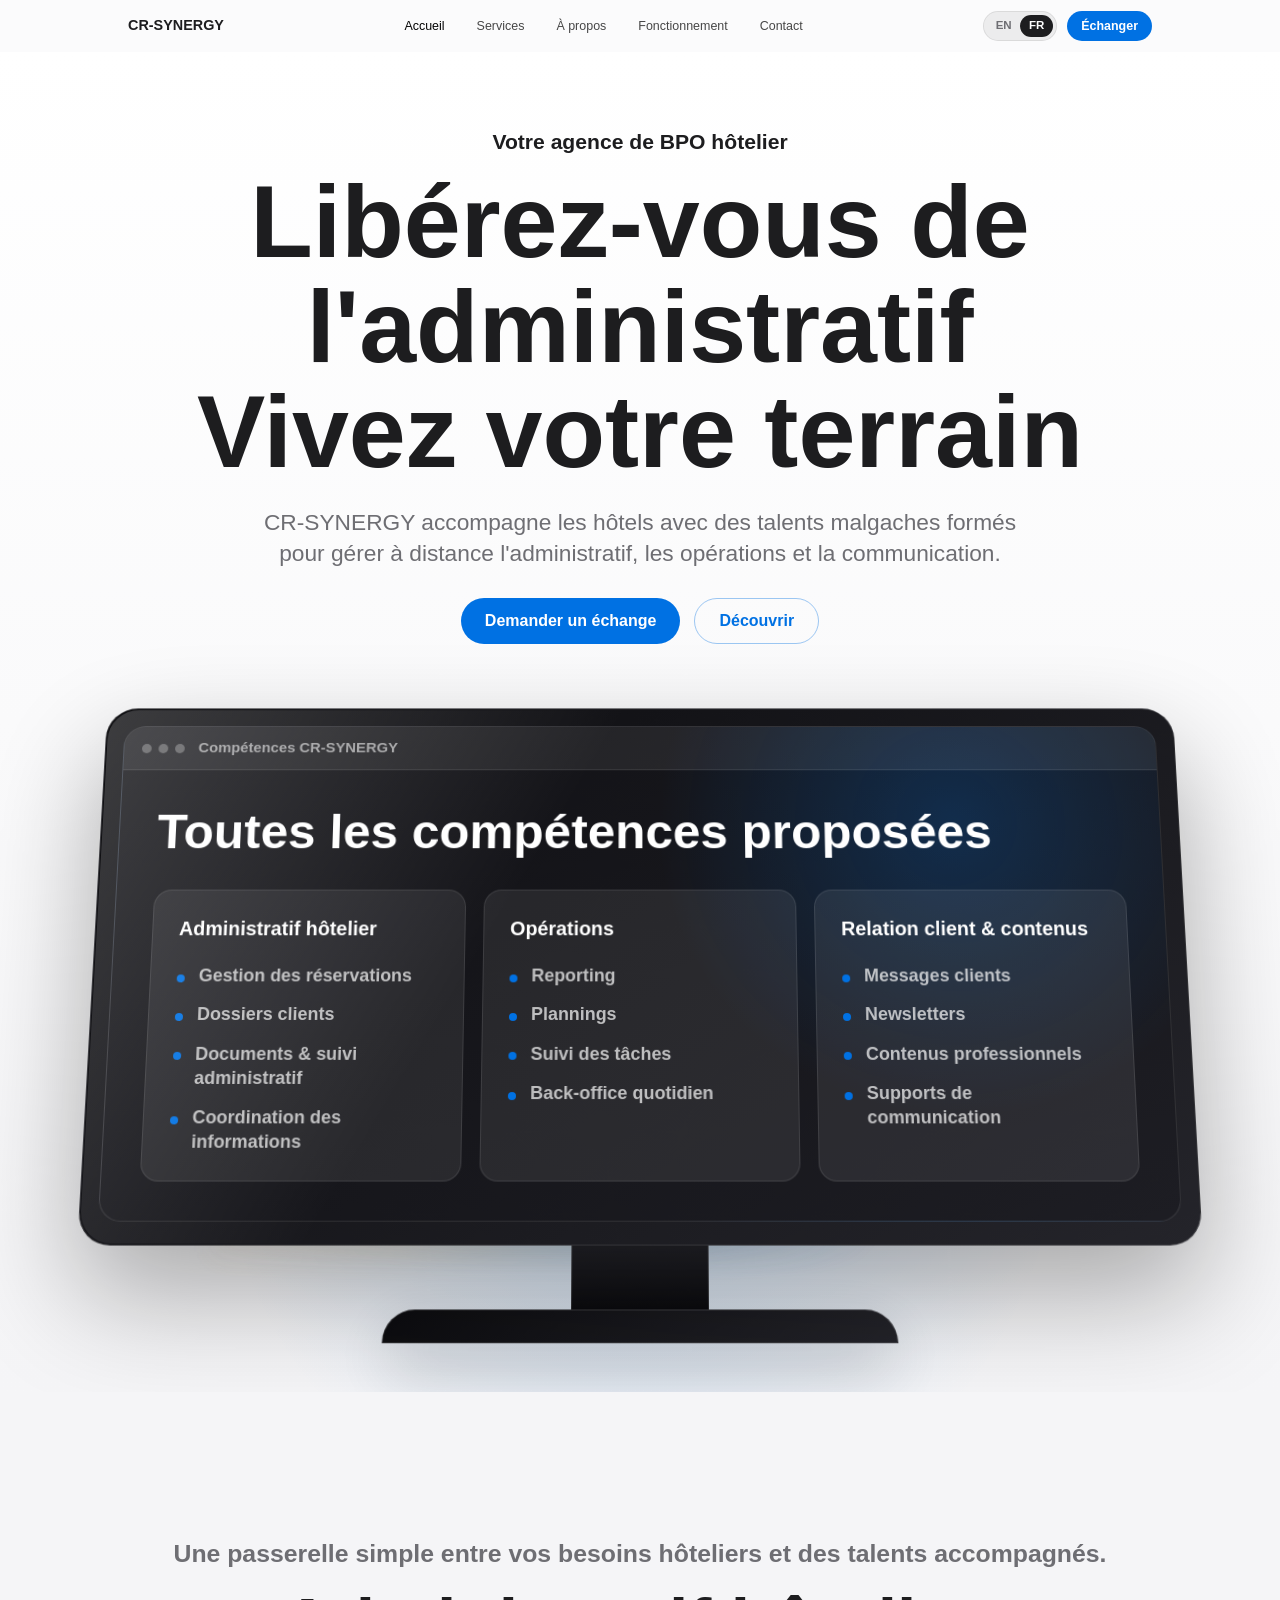
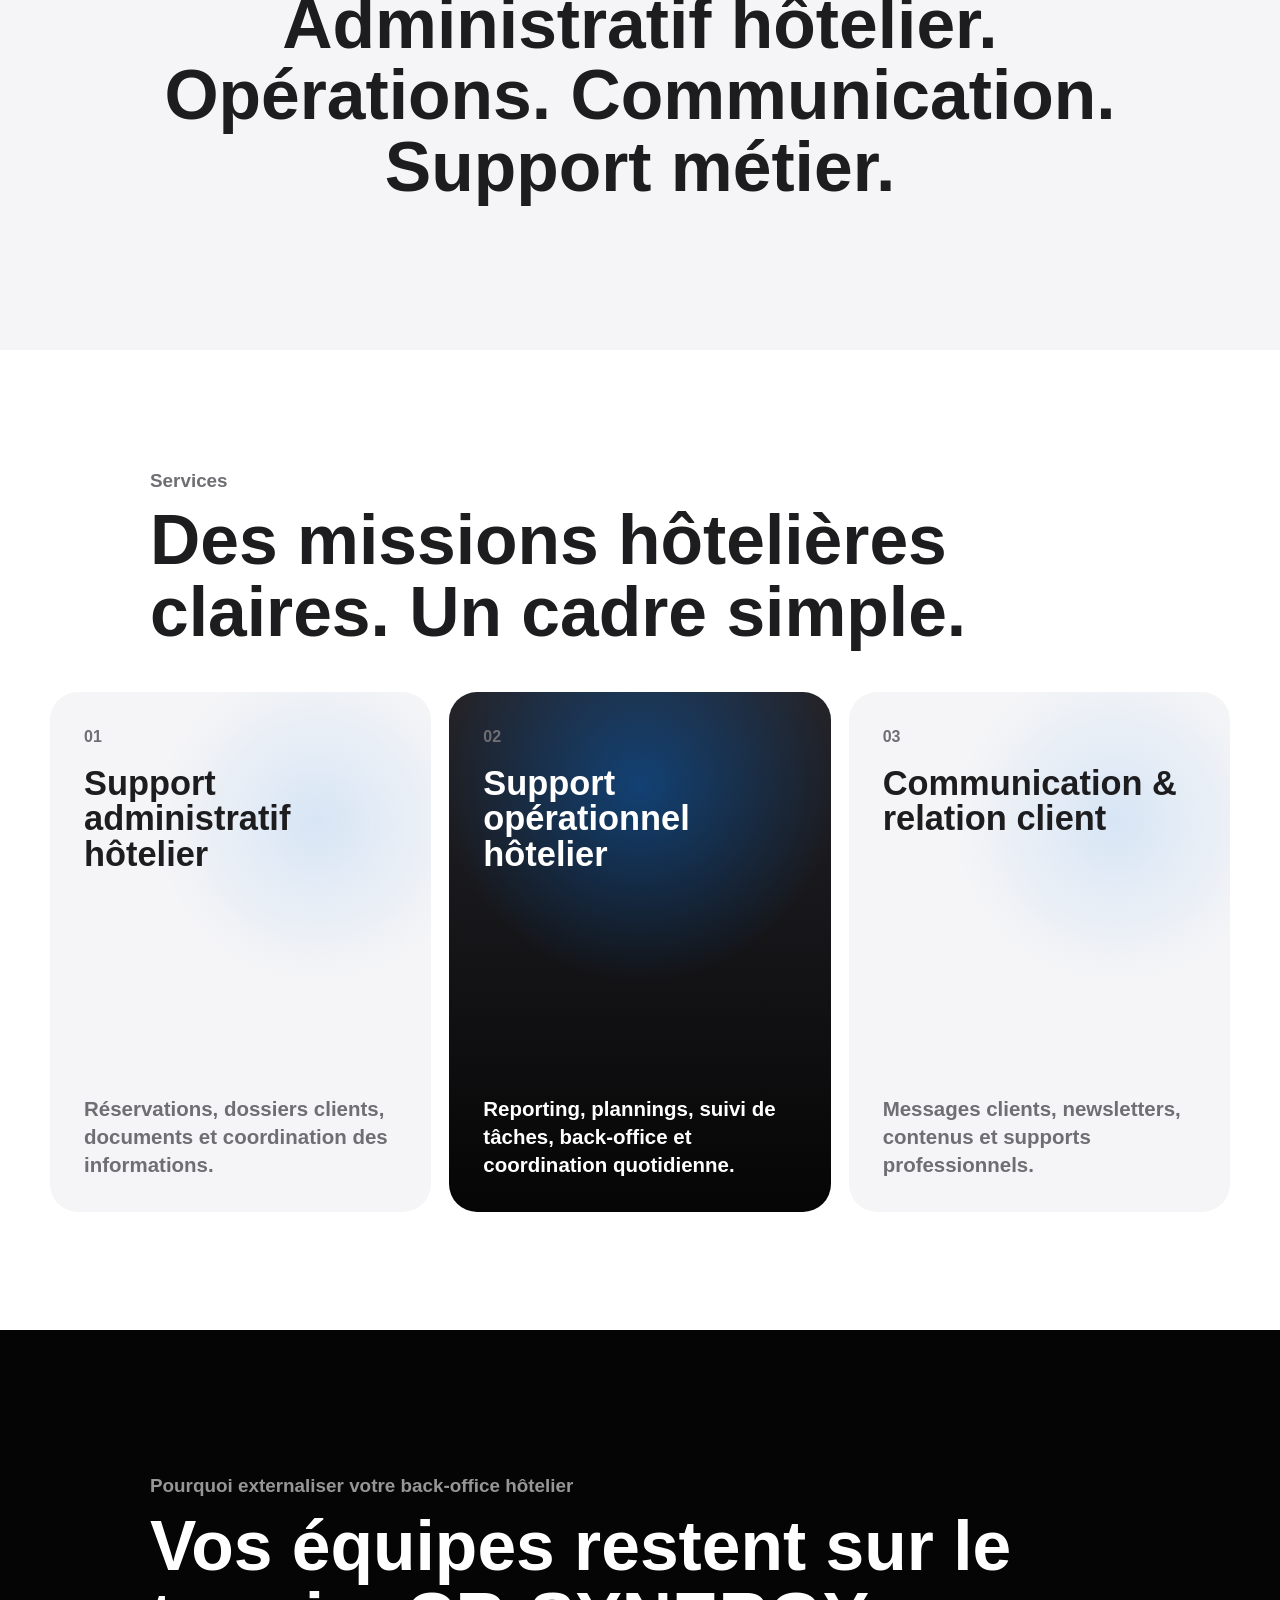
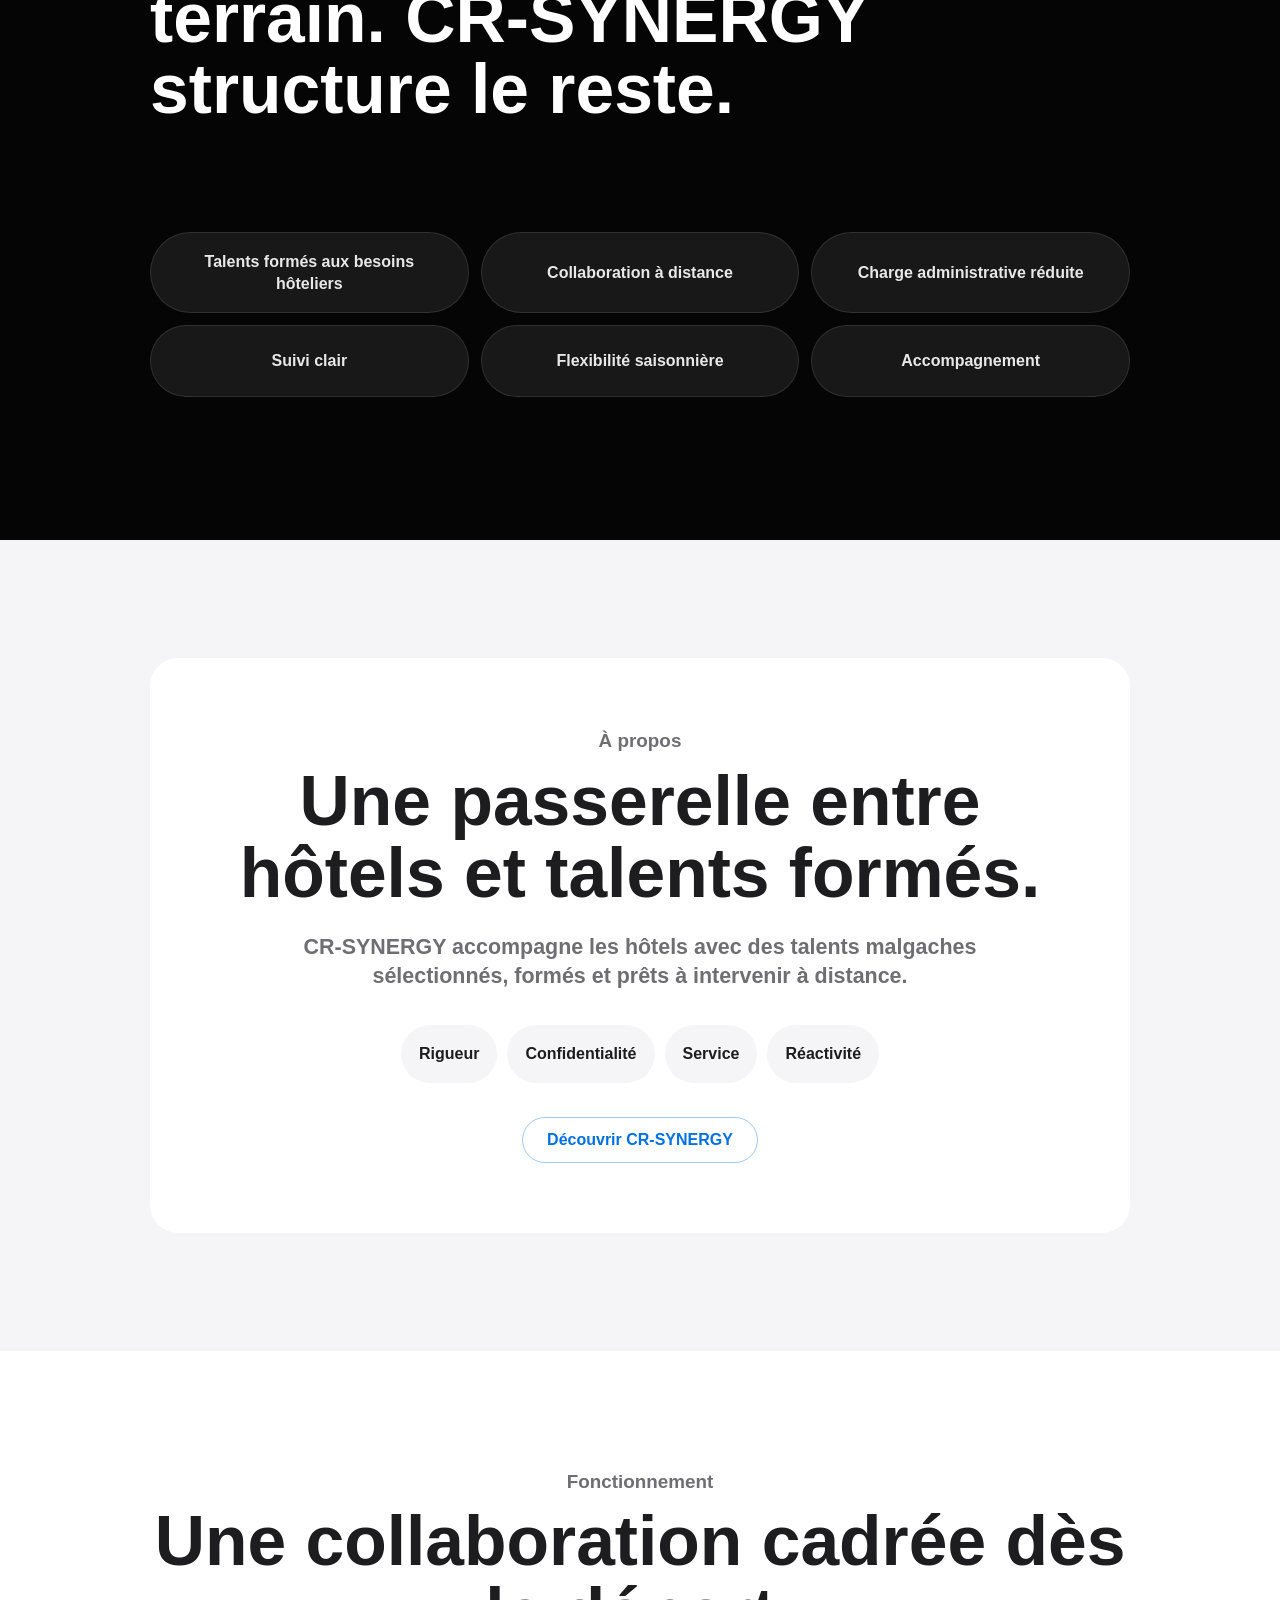
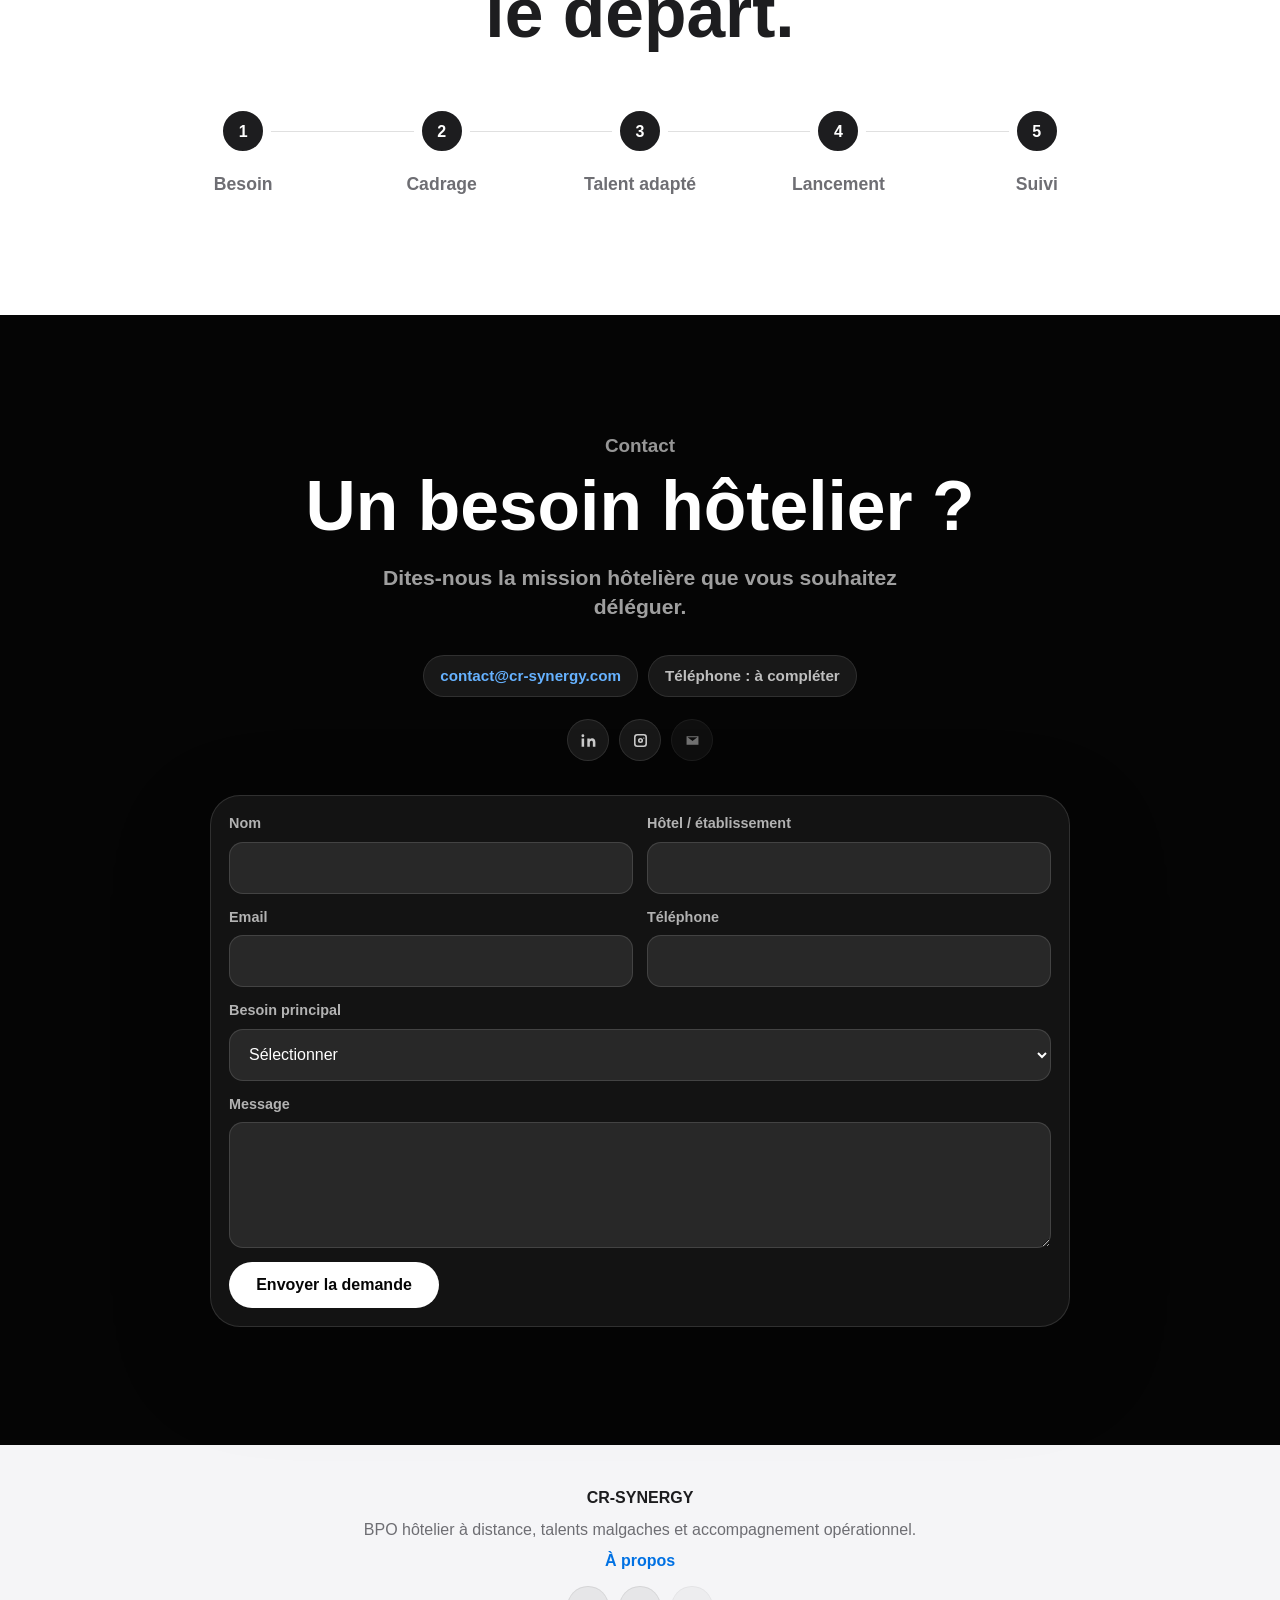
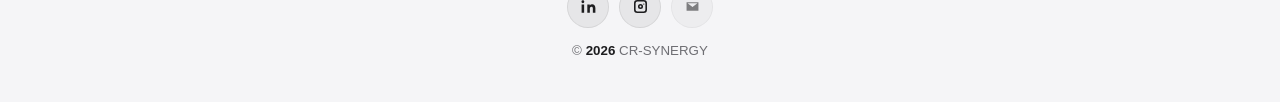
<file: index.html>
<!DOCTYPE html>
<html lang="fr" data-lang="fr">
  <head>
    <meta charset="UTF-8" />
    <meta name="viewport" content="width=device-width, initial-scale=1.0" />
    <meta
      name="description"
      content="CR-SYNERGY accompagne les hôtels dans l'externalisation de missions administratives, opérationnelles et de communication avec des talents malgaches formés."
    />
    <title>CR-SYNERGY | BPO hôtelier à distance</title>
    <link rel="stylesheet" href="style.css" />
  </head>
  <body data-page="home">
    <a class="skip-link" href="#main" data-i18n="skip">Aller au contenu</a>

    <header class="site-header" data-header>
      <div class="nav-wrap">
        <a class="brand" href="index.html#accueil" aria-label="CR-SYNERGY - Accueil">CR-SYNERGY</a>

        <nav class="desktop-nav" aria-label="Navigation principale">
          <a class="is-current" href="index.html#accueil" data-i18n="nav.home">Accueil</a>
          <a href="index.html#services" data-i18n="nav.services">Services</a>
          <a href="apropos.html" data-i18n="nav.about">À propos</a>
          <a href="index.html#fonctionnement" data-i18n="nav.process">Fonctionnement</a>
          <a href="index.html#contact" data-i18n="nav.contact">Contact</a>
        </nav>

        <div class="header-actions">
          <button class="language-toggle" type="button" role="switch" aria-checked="true" data-lang-toggle>
            <span>EN</span>
            <span>FR</span>
          </button>
          <a class="nav-cta" href="index.html#contact" data-i18n="nav.cta">Échanger</a>
        </div>

        <button class="menu-toggle" type="button" aria-expanded="false" aria-controls="mobile-menu" data-menu-toggle>
          <span class="sr-only" data-i18n="menu.open">Ouvrir le menu</span>
        </button>
      </div>

      <nav class="mobile-nav" id="mobile-menu" aria-label="Navigation mobile" data-mobile-menu>
        <a class="is-current" href="index.html#accueil" data-i18n="nav.home">Accueil</a>
        <a href="index.html#services" data-i18n="nav.services">Services</a>
        <a href="apropos.html" data-i18n="nav.about">À propos</a>
        <a href="index.html#fonctionnement" data-i18n="nav.process">Fonctionnement</a>
        <a href="index.html#contact" data-i18n="nav.contact">Contact</a>
        <button class="language-toggle mobile-language-toggle" type="button" role="switch" aria-checked="true" data-lang-toggle>
          <span>EN</span>
          <span>FR</span>
        </button>
        <a href="index.html#contact" data-i18n="nav.cta">Échanger</a>
      </nav>
    </header>

    <main id="main">
      <section class="hero" id="accueil" aria-label="Présentation CR-SYNERGY">
        <div class="hero-inner">
          <p class="pretitle" data-reveal data-i18n="home.hero.pre">Votre agence de BPO hôtelier</p>
          <h1 data-reveal data-delay="90" data-i18n-html="home.hero.title">Libérez-vous de l'administratif<br />Vivez votre terrain</h1>
          <p class="hero-text" data-reveal data-delay="180">
            <span data-i18n="home.hero.text">CR-SYNERGY accompagne les hôtels avec des talents malgaches formés pour
            gérer à distance l'administratif, les opérations et la communication.
            </span>
          </p>
          <div class="hero-actions" data-reveal data-delay="260">
            <a class="button button-dark" href="#contact" data-i18n="cta.exchange">Demander un échange</a>
            <a class="button button-light" href="#services" data-i18n="cta.discover">Découvrir</a>
          </div>
        </div>

        <div class="product-stage" data-reveal data-delay="340" aria-label="Écran de PC simulé présentant les compétences BPO hôtelier proposées">
          <div class="product-glow" aria-hidden="true"></div>
          <div class="desktop-device">
            <div class="monitor">
              <div class="monitor-screen">
                <div class="screen-bar">
                  <span class="screen-controls" aria-hidden="true">...</span>
                  <span data-i18n="home.pc.window">Compétences CR-SYNERGY</span>
                </div>

                <div class="screen-content">
                  <div class="screen-head">
                    <h2 data-i18n="home.pc.title">Toutes les compétences proposées</h2>
                  </div>

                  <div class="skill-grid">
                    <article class="skill-panel">
                      <span data-i18n="home.pc.admin.title">Administratif hôtelier</span>
                      <ul>
                        <li data-i18n="home.pc.admin.skill1">Gestion des réservations</li>
                        <li data-i18n="home.pc.admin.skill2">Dossiers clients</li>
                        <li data-i18n="home.pc.admin.skill3">Documents & suivi administratif</li>
                        <li data-i18n="home.pc.admin.skill4">Coordination des informations</li>
                      </ul>
                    </article>

                    <article class="skill-panel">
                      <span data-i18n="home.pc.ops.title">Opérations</span>
                      <ul>
                        <li data-i18n="home.pc.ops.skill1">Reporting</li>
                        <li data-i18n="home.pc.ops.skill2">Plannings</li>
                        <li data-i18n="home.pc.ops.skill3">Suivi des tâches</li>
                        <li data-i18n="home.pc.ops.skill4">Back-office quotidien</li>
                      </ul>
                    </article>

                    <article class="skill-panel">
                      <span data-i18n="home.pc.guest.title">Relation client & contenus</span>
                      <ul>
                        <li data-i18n="home.pc.guest.skill1">Messages clients</li>
                        <li data-i18n="home.pc.guest.skill2">Newsletters</li>
                        <li data-i18n="home.pc.guest.skill3">Contenus professionnels</li>
                        <li data-i18n="home.pc.guest.skill4">Supports de communication</li>
                      </ul>
                    </article>
                  </div>
                </div>
              </div>
            </div>
            <div class="monitor-neck" aria-hidden="true"></div>
            <div class="monitor-base" aria-hidden="true"></div>
          </div>
        </div>
      </section>

      <section class="statement panel-light">
        <div class="statement-inner" data-reveal>
          <p data-i18n="home.statement.text">Une passerelle simple entre vos besoins hôteliers et des talents accompagnés.</p>
          <h2 data-i18n="home.statement.title">Administratif hôtelier. Opérations. Communication. Support métier.</h2>
        </div>
      </section>

      <section class="services panel-white" id="services">
        <div class="section-head" data-reveal>
          <p class="pretitle" data-i18n="nav.services">Services</p>
          <h2 data-i18n="home.services.title">Des missions hôtelières claires. Un cadre simple.</h2>
        </div>

        <div class="service-showcase">
          <article class="service-block" data-reveal>
            <div>
              <span class="service-index">01</span>
              <h3 data-i18n="home.services.admin.title">Support administratif hôtelier</h3>
            </div>
            <p data-i18n="home.services.admin.text">Réservations, dossiers clients, documents et coordination des informations.</p>
          </article>

          <article class="service-block is-dark" data-reveal data-delay="100">
            <div>
              <span class="service-index">02</span>
              <h3 data-i18n="home.services.ops.title">Support opérationnel hôtelier</h3>
            </div>
            <p data-i18n="home.services.ops.text">Reporting, plannings, suivi de tâches, back-office et coordination quotidienne.</p>
          </article>

          <article class="service-block" data-reveal data-delay="200">
            <div>
              <span class="service-index">03</span>
              <h3 data-i18n="home.services.com.title">Communication & relation client</h3>
            </div>
            <p data-i18n="home.services.com.text">Messages clients, newsletters, contenus et supports professionnels.</p>
          </article>
        </div>
      </section>

      <section class="focus panel-dark">
        <div class="focus-copy" data-reveal>
          <p class="pretitle" data-i18n="home.why.pre">Pourquoi externaliser votre back-office hôtelier</p>
          <h2 data-i18n="home.why.title">Vos équipes restent sur le terrain. CR-SYNERGY structure le reste.</h2>
        </div>

        <div class="focus-grid">
          <span data-reveal data-i18n="home.why.item1">Talents formés aux besoins hôteliers</span>
          <span data-reveal data-delay="70" data-i18n="home.why.item2">Collaboration à distance</span>
          <span data-reveal data-delay="140" data-i18n="home.why.item3">Charge administrative réduite</span>
          <span data-reveal data-delay="210" data-i18n="home.why.item4">Suivi clair</span>
          <span data-reveal data-delay="280" data-i18n="home.why.item5">Flexibilité saisonnière</span>
          <span data-reveal data-delay="350" data-i18n="home.why.item6">Accompagnement</span>
        </div>
      </section>

      <section class="about panel-light" id="apropos">
        <div class="about-card" data-reveal>
          <p class="pretitle" data-i18n="nav.about">À propos</p>
          <h2 data-i18n="home.about.title">Une passerelle entre hôtels et talents formés.</h2>
          <p>
            <span data-i18n="home.about.text">CR-SYNERGY accompagne les hôtels avec des talents malgaches sélectionnés,
            formés et prêts à intervenir à distance.
            </span>
          </p>
          <div class="values" aria-label="Valeurs">
            <span data-i18n="values.rigor">Rigueur</span>
            <span data-i18n="values.confidentiality">Confidentialité</span>
            <span data-i18n="values.service">Service</span>
            <span data-i18n="values.responsiveness">Réactivité</span>
          </div>
          <a class="button button-light about-link" href="apropos.html" data-i18n="home.about.cta">Découvrir CR-SYNERGY</a>
        </div>
      </section>

      <section class="method panel-white" id="fonctionnement">
        <div class="section-head center" data-reveal>
          <p class="pretitle" data-i18n="nav.process">Fonctionnement</p>
          <h2 data-i18n="home.process.title">Une collaboration cadrée dès le départ.</h2>
        </div>

        <ol class="steps">
          <li data-reveal>
            <span>1</span>
            <p data-i18n="home.process.step1">Besoin</p>
          </li>
          <li data-reveal data-delay="80">
            <span>2</span>
            <p data-i18n="home.process.step2">Cadrage</p>
          </li>
          <li data-reveal data-delay="160">
            <span>3</span>
            <p data-i18n="home.process.step3">Talent adapté</p>
          </li>
          <li data-reveal data-delay="240">
            <span>4</span>
            <p data-i18n="home.process.step4">Lancement</p>
          </li>
          <li data-reveal data-delay="320">
            <span>5</span>
            <p data-i18n="home.process.step5">Suivi</p>
          </li>
        </ol>
      </section>

      <section class="contact panel-dark" id="contact">
        <div class="contact-shell">
          <div class="contact-intro" data-reveal>
            <p class="pretitle" data-i18n="nav.contact">Contact</p>
            <h2 data-i18n="contact.title">Un besoin hôtelier ?</h2>
            <p data-i18n="contact.text">Dites-nous la mission hôtelière que vous souhaitez déléguer.</p>
          </div>

          <div class="contact-meta" data-reveal data-delay="120">
            <a href="mailto:contact@cr-synergy.com">contact@cr-synergy.com</a>
            <span data-i18n="contact.phone">Téléphone : à compléter</span>
          </div>

          <div class="social-links contact-social" data-reveal data-delay="150" aria-label="Réseaux sociaux">
            <a
              class="social-link"
              href="https://www.linkedin.com/company/cr-synergy/"
              target="_blank"
              rel="noopener noreferrer"
              aria-label="LinkedIn CR-SYNERGY"
            >
              <svg viewBox="0 0 24 24" aria-hidden="true">
                <path d="M6.5 9.4H3.3v10.4h3.2V9.4ZM4.9 4.2a1.8 1.8 0 1 0 0 3.6 1.8 1.8 0 0 0 0-3.6ZM20.7 13.9c0-3.1-1.7-4.8-4-4.8a3.5 3.5 0 0 0-3.1 1.7V9.4h-3.1v10.4h3.2v-5.2c0-1.4.7-2.4 2-2.4 1.2 0 1.8.8 1.8 2.4v5.2h3.2v-5.9Z" />
              </svg>
            </a>
            <a
              class="social-link"
              href="https://www.instagram.com/cr_synergy?igsh=MWFzbXd0amxjbGxkMQ=="
              target="_blank"
              rel="noopener noreferrer"
              aria-label="Instagram CR-SYNERGY"
            >
              <svg viewBox="0 0 24 24" aria-hidden="true">
                <path d="M8 3.8h8A4.2 4.2 0 0 1 20.2 8v8a4.2 4.2 0 0 1-4.2 4.2H8A4.2 4.2 0 0 1 3.8 16V8A4.2 4.2 0 0 1 8 3.8Zm0 2A2.2 2.2 0 0 0 5.8 8v8A2.2 2.2 0 0 0 8 18.2h8a2.2 2.2 0 0 0 2.2-2.2V8A2.2 2.2 0 0 0 16 5.8H8Zm4 3a3.2 3.2 0 1 1 0 6.4 3.2 3.2 0 0 1 0-6.4Zm0 2a1.2 1.2 0 1 0 0 2.4 1.2 1.2 0 0 0 0-2.4Zm4.2-2.7a.8.8 0 1 1 0 1.6.8.8 0 0 1 0-1.6Z" />
              </svg>
            </a>
            <span class="social-link is-placeholder" role="img" aria-label="Email CR-SYNERGY à compléter">
              <svg viewBox="0 0 24 24" aria-hidden="true">
                <path d="M4.5 6.5h15v11h-15v-11Zm1.3 1.4 6.2 4.7 6.2-4.7" />
              </svg>
            </span>
          </div>

          <form class="contact-form" data-reveal data-delay="180" data-contact-form>
            <label>
              <span data-i18n="form.name">Nom</span>
              <input name="name" type="text" autocomplete="name" required />
            </label>
            <label>
              <span data-i18n="form.company">Hôtel / établissement</span>
              <input name="organization" type="text" autocomplete="organization" required />
            </label>
            <label>
              <span>Email</span>
              <input name="email" type="email" autocomplete="email" required />
            </label>
            <label>
              <span data-i18n="form.phone">Téléphone</span>
              <input name="phone" type="tel" autocomplete="tel" />
            </label>
            <label class="wide">
              <span data-i18n="form.need">Besoin principal</span>
              <select name="need" required>
                <option value="" data-i18n="form.option.placeholder">Sélectionner</option>
                <option data-i18n="form.option.admin">Administratif hôtelier</option>
                <option data-i18n="form.option.ops">Support opérationnel hôtelier</option>
                <option data-i18n="form.option.com">Communication & relation client</option>
                <option data-i18n="form.option.talent">Renfort back-office</option>
                <option data-i18n="form.option.global">Accompagnement global</option>
              </select>
            </label>
            <label class="wide">
              <span data-i18n="form.message">Message</span>
              <textarea name="message" rows="4" required></textarea>
            </label>
            <div class="form-submit wide">
              <button class="button button-white" type="submit" data-i18n="form.submit">Envoyer la demande</button>
              <p class="form-note" data-form-note aria-live="polite"></p>
            </div>
          </form>
        </div>
      </section>
    </main>

    <footer class="site-footer">
      <span>CR-SYNERGY</span>
      <p data-i18n="footer.home">BPO hôtelier à distance, talents malgaches et accompagnement opérationnel.</p>
      <a href="apropos.html" data-i18n="nav.about">À propos</a>
      <div class="social-links footer-social" aria-label="Réseaux sociaux">
        <a
          class="social-link"
          href="https://www.linkedin.com/company/cr-synergy/"
          target="_blank"
          rel="noopener noreferrer"
          aria-label="LinkedIn CR-SYNERGY"
        >
          <svg viewBox="0 0 24 24" aria-hidden="true">
            <path d="M6.5 9.4H3.3v10.4h3.2V9.4ZM4.9 4.2a1.8 1.8 0 1 0 0 3.6 1.8 1.8 0 0 0 0-3.6ZM20.7 13.9c0-3.1-1.7-4.8-4-4.8a3.5 3.5 0 0 0-3.1 1.7V9.4h-3.1v10.4h3.2v-5.2c0-1.4.7-2.4 2-2.4 1.2 0 1.8.8 1.8 2.4v5.2h3.2v-5.9Z" />
          </svg>
        </a>
        <a
          class="social-link"
          href="https://www.instagram.com/cr_synergy?igsh=MWFzbXd0amxjbGxkMQ=="
          target="_blank"
          rel="noopener noreferrer"
          aria-label="Instagram CR-SYNERGY"
        >
          <svg viewBox="0 0 24 24" aria-hidden="true">
            <path d="M8 3.8h8A4.2 4.2 0 0 1 20.2 8v8a4.2 4.2 0 0 1-4.2 4.2H8A4.2 4.2 0 0 1 3.8 16V8A4.2 4.2 0 0 1 8 3.8Zm0 2A2.2 2.2 0 0 0 5.8 8v8A2.2 2.2 0 0 0 8 18.2h8a2.2 2.2 0 0 0 2.2-2.2V8A2.2 2.2 0 0 0 16 5.8H8Zm4 3a3.2 3.2 0 1 1 0 6.4 3.2 3.2 0 0 1 0-6.4Zm0 2a1.2 1.2 0 1 0 0 2.4 1.2 1.2 0 0 0 0-2.4Zm4.2-2.7a.8.8 0 1 1 0 1.6.8.8 0 0 1 0-1.6Z" />
          </svg>
        </a>
        <span class="social-link is-placeholder" role="img" aria-label="Email CR-SYNERGY à compléter">
          <svg viewBox="0 0 24 24" aria-hidden="true">
            <path d="M4.5 6.5h15v11h-15v-11Zm1.3 1.4 6.2 4.7 6.2-4.7" />
          </svg>
        </span>
      </div>
      <small>© <span data-year>2026</span> CR-SYNERGY</small>
    </footer>

    <script src="script.js"></script>
  </body>
</html>
</file>
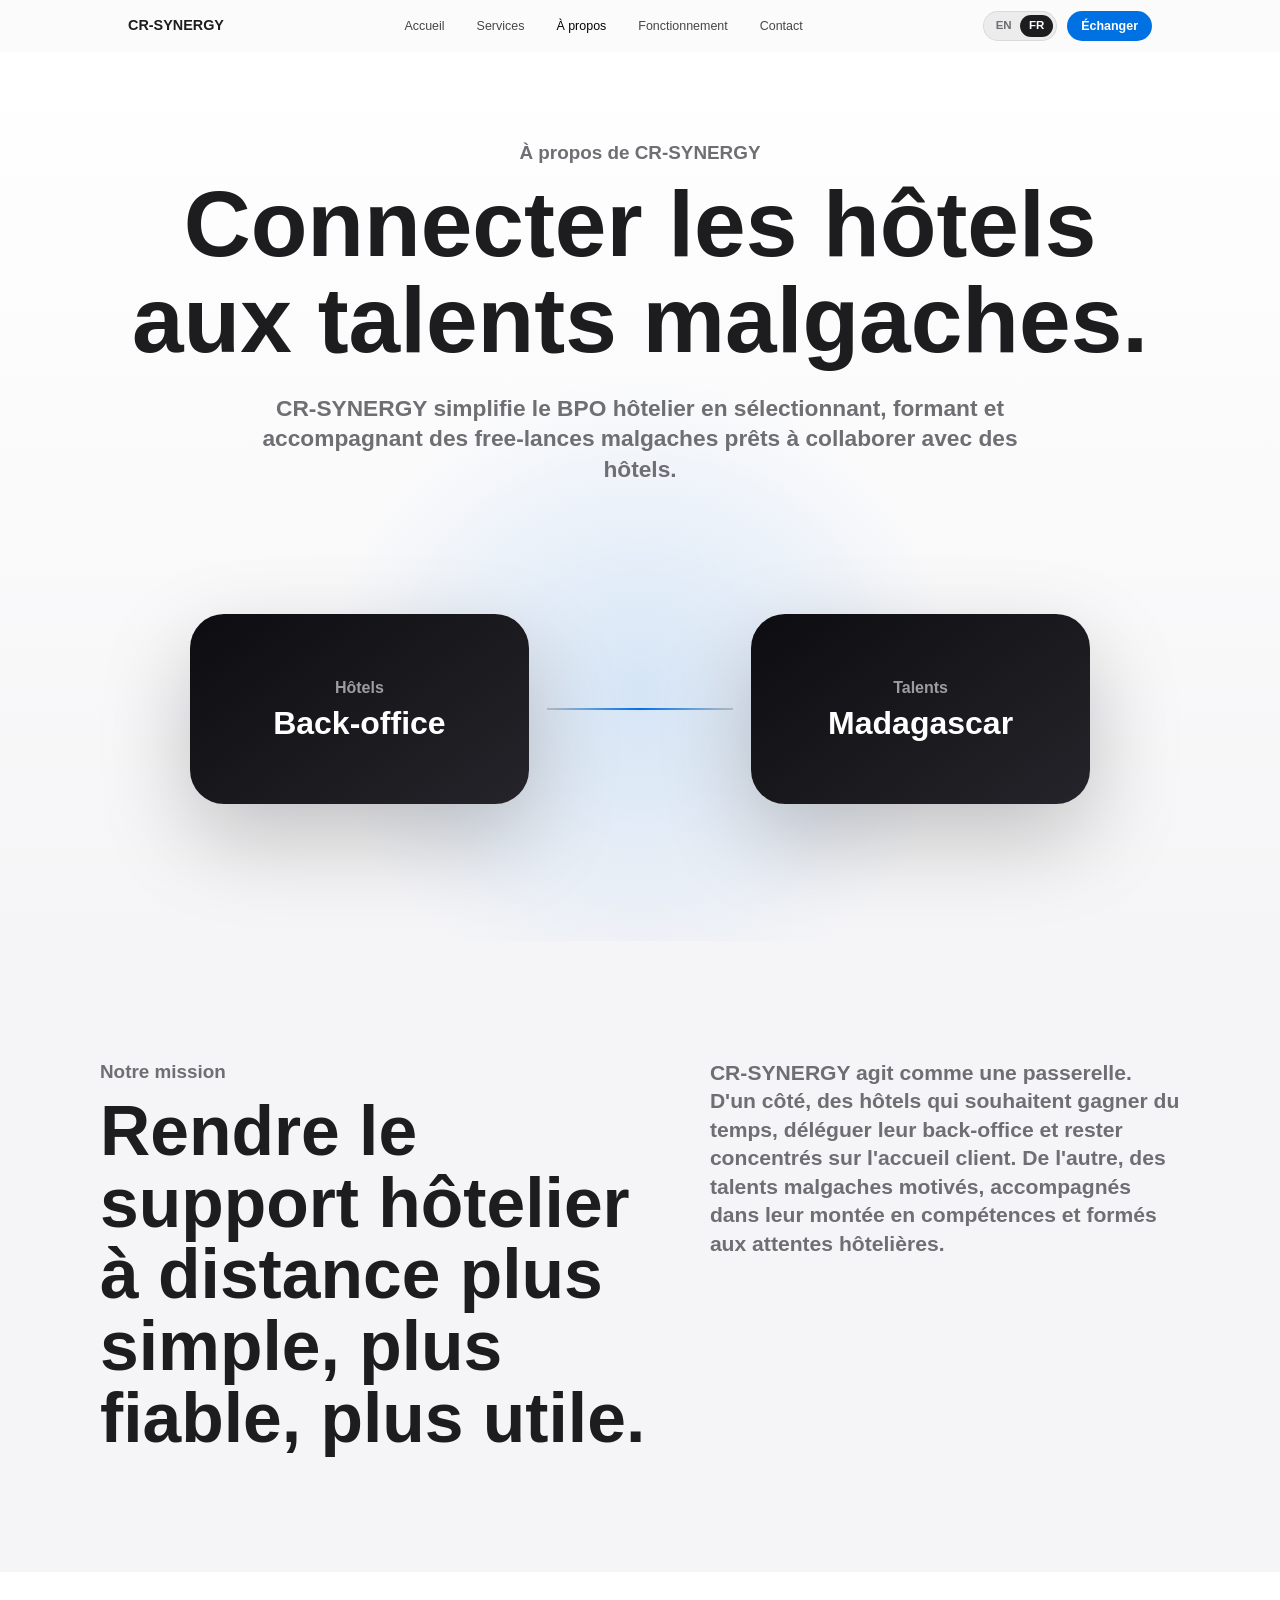
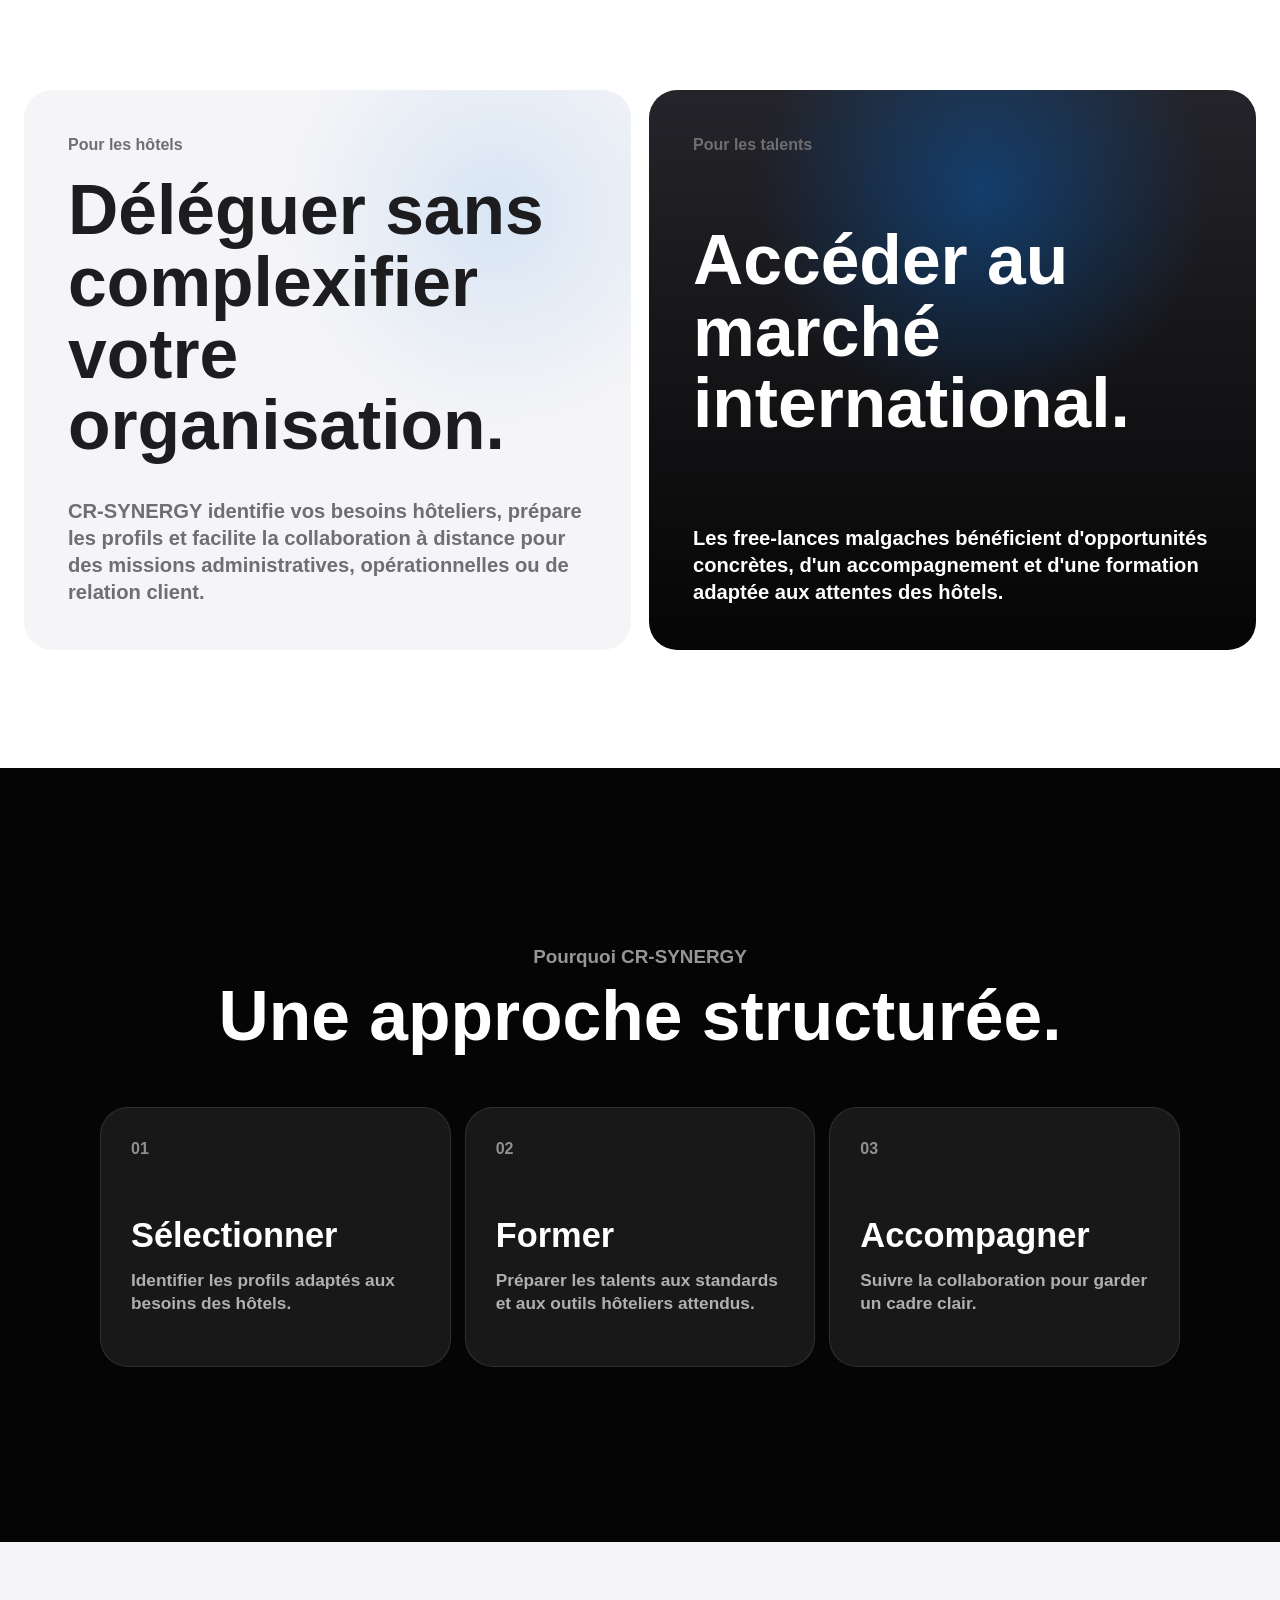
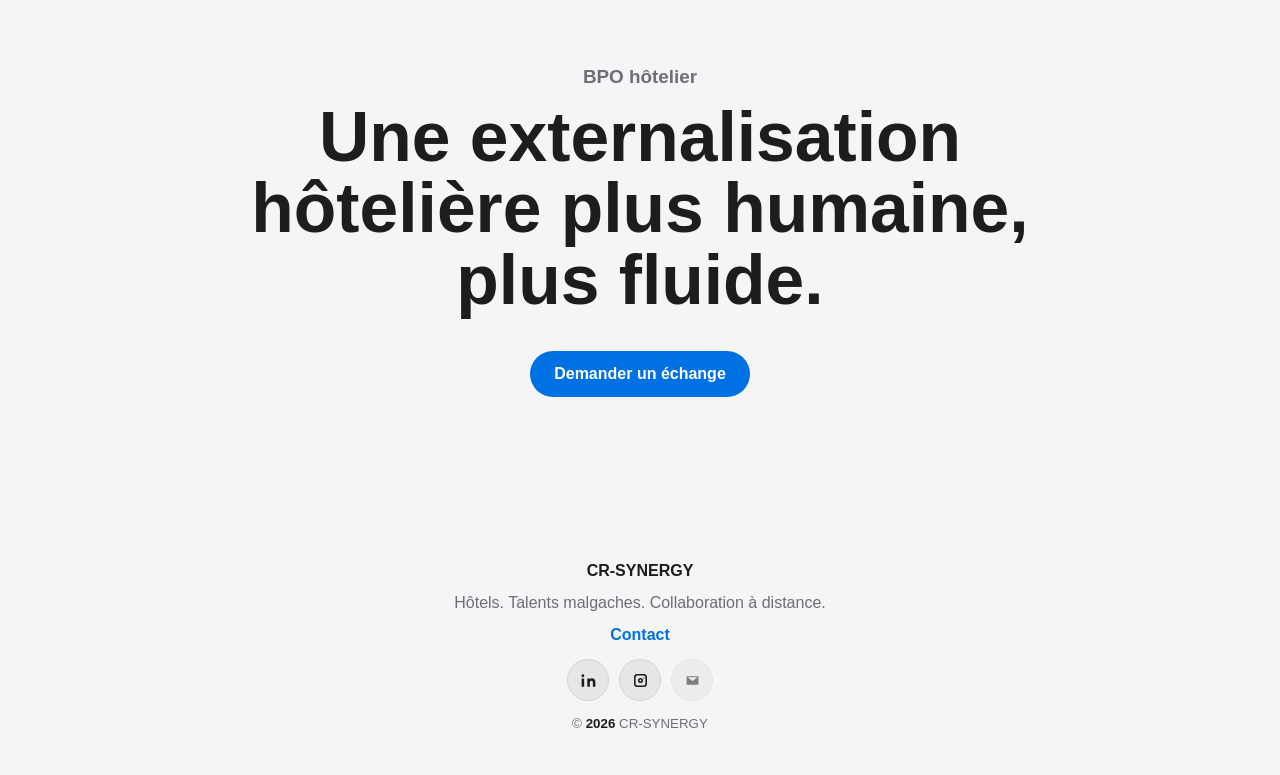
<file: apropos.html>
<!DOCTYPE html>
<html lang="fr" data-lang="fr">
  <head>
    <meta charset="UTF-8" />
    <meta name="viewport" content="width=device-width, initial-scale=1.0" />
    <meta
      name="description"
      content="Découvrez CR-SYNERGY, votre agence de BPO hôtelier à distance avec des talents malgaches formés."
    />
    <title>À propos | CR-SYNERGY</title>
    <link rel="stylesheet" href="style.css" />
  </head>
  <body data-page="about">
    <a class="skip-link" href="#main" data-i18n="skip">Aller au contenu</a>

    <header class="site-header" data-header>
      <div class="nav-wrap">
        <a class="brand" href="index.html#accueil" aria-label="CR-SYNERGY - Accueil">CR-SYNERGY</a>

        <nav class="desktop-nav" aria-label="Navigation principale">
          <a href="index.html#accueil" data-i18n="nav.home">Accueil</a>
          <a href="index.html#services" data-i18n="nav.services">Services</a>
          <a class="is-current" href="apropos.html" data-i18n="nav.about">À propos</a>
          <a href="index.html#fonctionnement" data-i18n="nav.process">Fonctionnement</a>
          <a href="index.html#contact" data-i18n="nav.contact">Contact</a>
        </nav>

        <div class="header-actions">
          <button class="language-toggle" type="button" role="switch" aria-checked="true" data-lang-toggle>
            <span>EN</span>
            <span>FR</span>
          </button>
          <a class="nav-cta" href="index.html#contact" data-i18n="nav.cta">Échanger</a>
        </div>

        <button class="menu-toggle" type="button" aria-expanded="false" aria-controls="mobile-menu" data-menu-toggle>
          <span class="sr-only" data-i18n="menu.open">Ouvrir le menu</span>
        </button>
      </div>

      <nav class="mobile-nav" id="mobile-menu" aria-label="Navigation mobile" data-mobile-menu>
        <a href="index.html#accueil" data-i18n="nav.home">Accueil</a>
        <a href="index.html#services" data-i18n="nav.services">Services</a>
        <a class="is-current" href="apropos.html" data-i18n="nav.about">À propos</a>
        <a href="index.html#fonctionnement" data-i18n="nav.process">Fonctionnement</a>
        <a href="index.html#contact" data-i18n="nav.contact">Contact</a>
        <button class="language-toggle mobile-language-toggle" type="button" role="switch" aria-checked="true" data-lang-toggle>
          <span>EN</span>
          <span>FR</span>
        </button>
        <a href="index.html#contact" data-i18n="nav.cta">Échanger</a>
      </nav>
    </header>

    <main id="main">
      <section class="about-hero">
        <div class="about-hero-copy">
          <p class="pretitle" data-reveal data-i18n="about.hero.pre">À propos de CR-SYNERGY</p>
          <h1 data-reveal data-delay="90" data-i18n="about.hero.title">Connecter les hôtels aux talents malgaches.</h1>
          <p data-reveal data-delay="180">
            <span data-i18n="about.hero.text">CR-SYNERGY simplifie le BPO hôtelier en sélectionnant, formant et accompagnant
            des free-lances malgaches prêts à collaborer avec des hôtels.
            </span>
          </p>
        </div>

        <div class="bridge-visual" data-reveal data-delay="280" aria-label="Passerelle entre Madagascar et les hôtels">
          <div class="bridge-node node-left">
            <span data-i18n="about.bridge.businesses">Hôtels</span>
            <strong>Back-office</strong>
          </div>
          <div class="bridge-line" aria-hidden="true"></div>
          <div class="bridge-node node-right">
            <span>Talents</span>
            <strong>Madagascar</strong>
          </div>
        </div>
      </section>

      <section class="about-story panel-light">
        <div class="story-layout">
          <div data-reveal>
            <p class="pretitle" data-i18n="about.mission.pre">Notre mission</p>
            <h2 data-i18n="about.mission.title">Rendre le support hôtelier à distance plus simple, plus fiable, plus utile.</h2>
          </div>
          <p data-reveal data-delay="120" data-i18n="about.mission.text">
            CR-SYNERGY agit comme une passerelle. D'un côté, des hôtels qui souhaitent
            gagner du temps, déléguer leur back-office et rester concentrés sur l'accueil
            client. De l'autre, des talents malgaches motivés, accompagnés dans leur montée
            en compétences et formés aux attentes hôtelières.
          </p>
        </div>
      </section>

      <section class="dual-audience panel-white">
        <article class="audience-card" data-reveal>
          <span class="service-index" data-i18n="about.audience.business.pre">Pour les hôtels</span>
          <h2 data-i18n="about.audience.business.title">Déléguer sans complexifier votre organisation.</h2>
          <p data-i18n="about.audience.business.text">
            CR-SYNERGY identifie vos besoins hôteliers, prépare les profils et facilite la collaboration
            à distance pour des missions administratives, opérationnelles ou de relation client.
          </p>
        </article>

        <article class="audience-card is-dark" data-reveal data-delay="120">
          <span class="service-index" data-i18n="about.audience.talent.pre">Pour les talents</span>
          <h2 data-i18n="about.audience.talent.title">Accéder au marché international.</h2>
          <p data-i18n="about.audience.talent.text">
            Les free-lances malgaches bénéficient d'opportunités concrètes, d'un accompagnement
            et d'une formation adaptée aux attentes des hôtels.
          </p>
        </article>
      </section>

      <section class="principles panel-dark">
        <div class="section-head center" data-reveal>
          <p class="pretitle" data-i18n="about.principles.pre">Pourquoi CR-SYNERGY</p>
          <h2 data-i18n="about.principles.title">Une approche structurée.</h2>
        </div>

        <div class="principle-grid">
          <article data-reveal>
            <span>01</span>
            <h3 data-i18n="about.principles.item1.title">Sélectionner</h3>
            <p data-i18n="about.principles.item1.text">Identifier les profils adaptés aux besoins des hôtels.</p>
          </article>
          <article data-reveal data-delay="90">
            <span>02</span>
            <h3 data-i18n="about.principles.item2.title">Former</h3>
            <p data-i18n="about.principles.item2.text">Préparer les talents aux standards et aux outils hôteliers attendus.</p>
          </article>
          <article data-reveal data-delay="180">
            <span>03</span>
            <h3 data-i18n="about.principles.item3.title">Accompagner</h3>
            <p data-i18n="about.principles.item3.text">Suivre la collaboration pour garder un cadre clair.</p>
          </article>
        </div>
      </section>

      <section class="about-cta panel-light">
        <div data-reveal>
          <p class="pretitle" data-i18n="about.cta.pre">BPO hôtelier</p>
          <h2 data-i18n="about.cta.title">Une externalisation hôtelière plus humaine, plus fluide.</h2>
          <a class="button button-dark" href="index.html#contact" data-i18n="cta.exchange">Demander un échange</a>
        </div>
      </section>
    </main>

    <footer class="site-footer">
      <span>CR-SYNERGY</span>
      <p data-i18n="footer.about">Hôtels. Talents malgaches. Collaboration à distance.</p>
      <a href="index.html#contact" data-i18n="nav.contact">Contact</a>
      <div class="social-links footer-social" aria-label="Réseaux sociaux">
        <a
          class="social-link"
          href="https://www.linkedin.com/company/cr-synergy/"
          target="_blank"
          rel="noopener noreferrer"
          aria-label="LinkedIn CR-SYNERGY"
        >
          <svg viewBox="0 0 24 24" aria-hidden="true">
            <path d="M6.5 9.4H3.3v10.4h3.2V9.4ZM4.9 4.2a1.8 1.8 0 1 0 0 3.6 1.8 1.8 0 0 0 0-3.6ZM20.7 13.9c0-3.1-1.7-4.8-4-4.8a3.5 3.5 0 0 0-3.1 1.7V9.4h-3.1v10.4h3.2v-5.2c0-1.4.7-2.4 2-2.4 1.2 0 1.8.8 1.8 2.4v5.2h3.2v-5.9Z" />
          </svg>
        </a>
        <a
          class="social-link"
          href="https://www.instagram.com/cr_synergy?igsh=MWFzbXd0amxjbGxkMQ=="
          target="_blank"
          rel="noopener noreferrer"
          aria-label="Instagram CR-SYNERGY"
        >
          <svg viewBox="0 0 24 24" aria-hidden="true">
            <path d="M8 3.8h8A4.2 4.2 0 0 1 20.2 8v8a4.2 4.2 0 0 1-4.2 4.2H8A4.2 4.2 0 0 1 3.8 16V8A4.2 4.2 0 0 1 8 3.8Zm0 2A2.2 2.2 0 0 0 5.8 8v8A2.2 2.2 0 0 0 8 18.2h8a2.2 2.2 0 0 0 2.2-2.2V8A2.2 2.2 0 0 0 16 5.8H8Zm4 3a3.2 3.2 0 1 1 0 6.4 3.2 3.2 0 0 1 0-6.4Zm0 2a1.2 1.2 0 1 0 0 2.4 1.2 1.2 0 0 0 0-2.4Zm4.2-2.7a.8.8 0 1 1 0 1.6.8.8 0 0 1 0-1.6Z" />
          </svg>
        </a>
        <span class="social-link is-placeholder" role="img" aria-label="Email CR-SYNERGY à compléter">
          <svg viewBox="0 0 24 24" aria-hidden="true">
            <path d="M4.5 6.5h15v11h-15v-11Zm1.3 1.4 6.2 4.7 6.2-4.7" />
          </svg>
        </span>
      </div>
      <small>© <span data-year>2026</span> CR-SYNERGY</small>
    </footer>

    <script src="script.js"></script>
  </body>
</html>
</file>
<file: style.css>
:root {
  --black: #050505;
  --ink: #1d1d1f;
  --muted: #6e6e73;
  --hairline: rgba(0, 0, 0, 0.12);
  --soft: #f5f5f7;
  --white: #ffffff;
  --blue: #0071e3;
  --blue-dark: #005bb5;
  --gold: #c8a96b;
  --radius: 28px;
  --nav-height: 52px;
}

* {
  box-sizing: border-box;
}

html {
  scroll-behavior: smooth;
}

body {
  margin: 0;
  color: var(--ink);
  background: var(--white);
  font-family: -apple-system, BlinkMacSystemFont, "SF Pro Display", "SF Pro Text", "Helvetica Neue", Arial, sans-serif;
  line-height: 1.35;
  -webkit-font-smoothing: antialiased;
  text-rendering: optimizeLegibility;
}

body.menu-open {
  overflow: hidden;
}

a {
  color: inherit;
  text-decoration: none;
}

button,
input,
select,
textarea {
  font: inherit;
}

button {
  border: 0;
}

section {
  scroll-margin-top: 80px;
}

.skip-link {
  position: fixed;
  top: 10px;
  left: 10px;
  z-index: 1000;
  padding: 10px 14px;
  color: var(--white);
  background: var(--black);
  border-radius: 999px;
  transform: translateY(-150%);
  transition: transform 0.2s ease;
}

.skip-link:focus {
  transform: translateY(0);
}

.sr-only {
  position: absolute;
  width: 1px;
  height: 1px;
  padding: 0;
  margin: -1px;
  overflow: hidden;
  clip: rect(0, 0, 0, 0);
  white-space: nowrap;
  border: 0;
}

.site-header {
  position: sticky;
  top: 0;
  z-index: 100;
  height: var(--nav-height);
  background: rgba(250, 250, 252, 0.78);
  border-bottom: 1px solid transparent;
  backdrop-filter: saturate(180%) blur(22px);
  transition: border-color 0.25s ease, background 0.25s ease;
}

.site-header.is-scrolled {
  background: rgba(250, 250, 252, 0.9);
  border-color: rgba(0, 0, 0, 0.08);
}

.nav-wrap {
  width: min(100% - 40px, 1024px);
  height: var(--nav-height);
  margin: 0 auto;
  display: flex;
  align-items: center;
  justify-content: space-between;
  gap: 18px;
}

.brand {
  font-size: 0.9rem;
  font-weight: 700;
}

.desktop-nav {
  display: flex;
  align-items: center;
  gap: 32px;
  color: rgba(0, 0, 0, 0.72);
  font-size: 0.78rem;
}

.desktop-nav a,
.mobile-nav a {
  transition: color 0.18s ease;
}

.desktop-nav a:hover,
.desktop-nav a:focus-visible,
.desktop-nav a.is-current,
.mobile-nav a:hover,
.mobile-nav a:focus-visible,
.mobile-nav a.is-current {
  color: var(--black);
}

.header-actions {
  display: flex;
  align-items: center;
  gap: 10px;
  flex: 0 0 auto;
}

.language-toggle {
  position: relative;
  display: grid;
  grid-template-columns: repeat(2, 1fr);
  align-items: center;
  width: 74px;
  height: 30px;
  padding: 3px;
  color: var(--muted);
  background: rgba(0, 0, 0, 0.06);
  border: 1px solid rgba(0, 0, 0, 0.08);
  border-radius: 999px;
  cursor: pointer;
}

.language-toggle::before {
  content: "";
  position: absolute;
  top: 3px;
  bottom: 3px;
  left: 3px;
  width: calc(50% - 3px);
  background: var(--ink);
  border-radius: 999px;
  transition: transform 0.2s ease;
}

html[data-lang="fr"] .language-toggle::before {
  transform: translateX(100%);
}

.language-toggle span {
  position: relative;
  z-index: 1;
  display: grid;
  place-items: center;
  min-width: 0;
  font-size: 0.72rem;
  font-weight: 800;
  line-height: 1;
  transition: color 0.2s ease;
}

html[data-lang="en"] .language-toggle span:first-child,
html[data-lang="fr"] .language-toggle span:last-child {
  color: var(--white);
}

.nav-cta {
  display: inline-flex;
  align-items: center;
  justify-content: center;
  min-height: 30px;
  padding: 0 14px;
  color: var(--white);
  background: var(--blue);
  border-radius: 999px;
  font-size: 0.78rem;
  font-weight: 600;
  transition: background 0.18s ease, transform 0.18s ease;
}

.nav-cta:hover {
  background: var(--blue-dark);
  transform: translateY(-1px);
}

.menu-toggle {
  display: none;
  position: relative;
  width: 36px;
  height: 36px;
  background: transparent;
  cursor: pointer;
}

.menu-toggle::before,
.menu-toggle::after {
  content: "";
  position: absolute;
  left: 9px;
  width: 18px;
  height: 1px;
  background: var(--black);
  transition: top 0.2s ease, transform 0.2s ease;
}

.menu-toggle::before {
  top: 14px;
}

.menu-toggle::after {
  top: 21px;
}

.menu-toggle[aria-expanded="true"]::before {
  top: 18px;
  transform: rotate(45deg);
}

.menu-toggle[aria-expanded="true"]::after {
  top: 18px;
  transform: rotate(-45deg);
}

.mobile-nav {
  display: none;
}

.hero {
  min-height: calc(100vh - var(--nav-height));
  overflow: hidden;
  padding: 76px 24px 56px;
  text-align: center;
  background:
    radial-gradient(circle at 50% 80%, rgba(0, 113, 227, 0.16), transparent 34%),
    linear-gradient(180deg, #ffffff 0%, #f5f5f7 100%);
}

.hero-inner {
  width: min(100%, 980px);
  margin: 0 auto;
}

.pretitle {
  margin: 0 0 12px;
  color: var(--muted);
  font-size: 1.18rem;
  font-weight: 600;
}

.hero .pretitle {
  color: var(--ink);
  font-size: 1.32rem;
  font-weight: 800;
}

h1,
h2,
h3,
p {
  overflow-wrap: anywhere;
}

h1,
h2,
h3 {
  margin: 0;
  color: var(--ink);
  line-height: 1.03;
  font-weight: 700;
}

h1 {
  font-size: 6.4rem;
}

h2 {
  font-size: 4.35rem;
}

h3 {
  font-size: 2.15rem;
}

.hero-text {
  width: min(100%, 760px);
  margin: 22px auto 0;
  color: var(--muted);
  font-size: 1.42rem;
}

.hero-actions {
  display: flex;
  justify-content: center;
  gap: 14px;
  margin-top: 30px;
}

.button {
  display: inline-flex;
  align-items: center;
  justify-content: center;
  min-height: 46px;
  padding: 0 24px;
  border-radius: 999px;
  font-size: 1rem;
  font-weight: 600;
  cursor: pointer;
  transition: transform 0.2s ease, background 0.2s ease, color 0.2s ease, border-color 0.2s ease;
}

.button:hover {
  transform: translateY(-2px);
}

.button:active {
  transform: translateY(0);
}

.button-dark {
  color: var(--white);
  background: var(--blue);
}

.button-dark:hover {
  background: var(--blue-dark);
}

.button-light {
  color: var(--blue);
  background: transparent;
  border: 1px solid rgba(0, 113, 227, 0.38);
}

.button-light:hover {
  color: var(--white);
  background: var(--blue);
  border-color: var(--blue);
}

.button-white {
  color: var(--black);
  background: var(--white);
}

a:focus-visible,
button:focus-visible,
input:focus-visible,
select:focus-visible,
textarea:focus-visible {
  outline: 3px solid rgba(0, 113, 227, 0.32);
  outline-offset: 3px;
}

.product-stage {
  position: relative;
  width: min(100%, 1160px);
  min-height: 540px;
  margin: 52px auto 0;
  display: grid;
  place-items: center;
  transform: translateY(calc(var(--scroll, 0) * -28px));
}

.product-glow {
  position: absolute;
  width: 860px;
  height: 340px;
  background:
    radial-gradient(circle, rgba(0, 113, 227, 0.24), transparent 62%),
    radial-gradient(circle at 30% 70%, rgba(200, 169, 107, 0.24), transparent 58%);
  filter: blur(12px);
  opacity: 0.9;
  transform: translateY(74px);
}

.desktop-device {
  position: relative;
  width: min(100%, 1100px);
  display: grid;
  justify-items: center;
  color: var(--white);
  transform: perspective(1200px) rotateX(7deg);
  animation: monitor-rise 1.15s cubic-bezier(0.2, 0.8, 0.2, 1) both;
}

.monitor {
  position: relative;
  width: 100%;
  padding: 18px 18px 22px;
  background: linear-gradient(145deg, #0c0c0f, #24242a);
  border: 1px solid rgba(255, 255, 255, 0.14);
  border-radius: 32px;
  box-shadow: 0 46px 110px rgba(0, 0, 0, 0.32);
}

.monitor::after {
  content: "";
  position: absolute;
  inset: 1px;
  border-radius: 31px;
  background: linear-gradient(120deg, rgba(255, 255, 255, 0.2), transparent 38%);
  pointer-events: none;
}

.monitor-screen {
  position: relative;
  min-height: 500px;
  overflow: hidden;
  background:
    radial-gradient(circle at 80% 20%, rgba(0, 113, 227, 0.24), transparent 32%),
    linear-gradient(145deg, #101014, #1d1d23);
  border: 1px solid rgba(255, 255, 255, 0.12);
  border-radius: 22px;
}

.screen-bar {
  height: 46px;
  display: flex;
  align-items: center;
  gap: 14px;
  padding: 0 18px;
  color: rgba(255, 255, 255, 0.58);
  background: rgba(255, 255, 255, 0.07);
  border-bottom: 1px solid rgba(255, 255, 255, 0.1);
  font-size: 0.95rem;
  font-weight: 700;
}

.screen-controls {
  position: relative;
  display: inline-block;
  flex: 0 0 44px;
  width: 44px;
  height: 10px;
  overflow: hidden;
  color: transparent;
}

.screen-controls::before {
  content: "";
  position: absolute;
  top: 0;
  left: 0;
  width: 10px;
  height: 10px;
  background: rgba(255, 255, 255, 0.28);
  border-radius: 999px;
  box-shadow: 17px 0 0 rgba(255, 255, 255, 0.28), 34px 0 0 rgba(255, 255, 255, 0.28);
}

.screen-content {
  padding: 38px;
}

.screen-head {
  margin-bottom: 34px;
  text-align: left;
}

.screen-head h2 {
  max-width: none;
  color: var(--white);
  font-size: 3.15rem;
  line-height: 1.06;
  white-space: nowrap;
}

.skill-grid {
  display: grid;
  grid-template-columns: repeat(3, 1fr);
  gap: 18px;
}

.skill-panel {
  min-height: 280px;
  padding: 26px;
  text-align: left;
  background: rgba(255, 255, 255, 0.08);
  border: 1px solid rgba(255, 255, 255, 0.1);
  border-radius: 18px;
}

.skill-panel > span {
  display: block;
  margin-bottom: 22px;
  color: var(--white);
  font-size: 1.24rem;
  font-weight: 800;
}

.skill-panel ul {
  display: grid;
  gap: 15px;
  margin: 0;
  padding: 0;
  list-style: none;
}

.skill-panel li {
  position: relative;
  padding-left: 22px;
  color: rgba(255, 255, 255, 0.7);
  font-size: 1.12rem;
  font-weight: 650;
}

.skill-panel li::before {
  content: "";
  position: absolute;
  top: 0.6em;
  left: 0;
  width: 8px;
  height: 8px;
  background: var(--blue);
  border-radius: 999px;
}

.monitor-neck {
  width: 134px;
  height: 62px;
  margin-top: -1px;
  background: linear-gradient(180deg, #24242a, #0c0c0f);
  border-right: 1px solid rgba(255, 255, 255, 0.12);
  border-left: 1px solid rgba(255, 255, 255, 0.12);
}

.monitor-base {
  width: min(58%, 500px);
  height: 32px;
  background: linear-gradient(145deg, #0c0c0f, #24242a);
  border: 1px solid rgba(255, 255, 255, 0.14);
  border-radius: 999px 999px 18px 18px;
  box-shadow: 0 22px 60px rgba(0, 0, 0, 0.22);
}

@keyframes monitor-rise {
  from {
    opacity: 0;
    transform: perspective(1200px) rotateX(15deg) translateY(50px) scale(0.95);
  }
  to {
    opacity: 1;
    transform: perspective(1200px) rotateX(7deg) translateY(0) scale(1);
  }
}

.panel-light,
.panel-white,
.panel-dark {
  padding: 118px 24px;
}

.panel-light {
  background: var(--soft);
}

.panel-white {
  background: var(--white);
}

.panel-dark {
  color: var(--white);
  background: var(--black);
}

.statement {
  min-height: 62vh;
  display: grid;
  place-items: center;
  text-align: center;
}

.statement-inner,
.section-head,
.focus-copy,
.about-card,
.contact-intro {
  width: min(100%, 980px);
  margin: 0 auto;
}

.statement p {
  margin: 0 0 18px;
  color: var(--muted);
  font-size: 1.55rem;
  font-weight: 600;
}

.services {
  overflow: hidden;
}

.section-head {
  margin-bottom: 44px;
}

.section-head.center {
  text-align: center;
}

.service-showcase {
  width: min(100%, 1180px);
  margin: 0 auto;
  display: grid;
  grid-template-columns: repeat(3, 1fr);
  gap: 18px;
}

.service-block {
  min-height: 520px;
  display: flex;
  flex-direction: column;
  justify-content: space-between;
  padding: 34px;
  overflow: hidden;
  background:
    radial-gradient(circle at 70% 25%, rgba(0, 113, 227, 0.12), transparent 34%),
    var(--soft);
  border-radius: var(--radius);
  transition: transform 0.35s ease, box-shadow 0.35s ease;
}

.service-block:hover {
  transform: translateY(-8px);
  box-shadow: 0 30px 80px rgba(0, 0, 0, 0.12);
}

.service-block.is-dark {
  color: var(--white);
  background:
    radial-gradient(circle at 50% 18%, rgba(0, 113, 227, 0.42), transparent 42%),
    linear-gradient(180deg, #24242a, #050505);
}

.service-block.is-dark h3,
.service-block.is-dark p {
  color: var(--white);
}

.service-index {
  display: inline-block;
  margin-bottom: 18px;
  color: var(--muted);
  font-weight: 700;
}

.service-block p {
  max-width: 360px;
  margin: 0;
  color: var(--muted);
  font-size: 1.28rem;
  font-weight: 600;
}

.focus {
  min-height: 90vh;
  display: grid;
  align-items: center;
  gap: 56px;
}

.panel-dark h2,
.panel-dark .pretitle {
  color: var(--white);
}

.panel-dark .pretitle {
  color: rgba(255, 255, 255, 0.58);
}

.focus-copy h2 {
  max-width: 920px;
}

.focus-grid {
  width: min(100%, 980px);
  margin: 0 auto;
  display: grid;
  grid-template-columns: repeat(3, 1fr);
  gap: 12px;
}

.focus-grid span,
.values span {
  display: grid;
  place-items: center;
  min-height: 72px;
  padding: 18px;
  text-align: center;
  border-radius: 999px;
  font-weight: 700;
}

.focus-grid span {
  color: rgba(255, 255, 255, 0.9);
  background: rgba(255, 255, 255, 0.08);
  border: 1px solid rgba(255, 255, 255, 0.1);
}

.about {
  min-height: 74vh;
  display: grid;
  place-items: center;
}

.about-card {
  padding: 70px;
  background: var(--white);
  border-radius: var(--radius);
  text-align: center;
}

.about-card p:not(.pretitle) {
  max-width: 680px;
  margin: 24px auto 0;
  color: var(--muted);
  font-size: 1.34rem;
  font-weight: 600;
}

.values {
  display: flex;
  flex-wrap: wrap;
  justify-content: center;
  gap: 10px;
  margin-top: 34px;
}

.values span {
  min-height: 52px;
  color: var(--ink);
  background: var(--soft);
}

.about-link {
  margin-top: 34px;
}

.about-hero {
  min-height: calc(100vh - var(--nav-height));
  padding: 88px 24px 72px;
  overflow: hidden;
  text-align: center;
  background:
    radial-gradient(circle at 50% 72%, rgba(0, 113, 227, 0.14), transparent 35%),
    linear-gradient(180deg, #ffffff 0%, #f5f5f7 100%);
}

.about-hero-copy {
  width: min(100%, 1040px);
  margin: 0 auto;
}

.about-hero h1 {
  font-size: 5.8rem;
}

.about-hero-copy > p:not(.pretitle) {
  width: min(100%, 760px);
  margin: 24px auto 0;
  color: var(--muted);
  font-size: 1.42rem;
  font-weight: 600;
}

.bridge-visual {
  position: relative;
  width: min(100%, 900px);
  min-height: 320px;
  margin: 64px auto 0;
  display: grid;
  grid-template-columns: 1fr minmax(160px, 0.55fr) 1fr;
  align-items: center;
  gap: 18px;
}

.bridge-node {
  position: relative;
  min-height: 190px;
  display: grid;
  align-content: center;
  justify-items: center;
  padding: 28px;
  color: var(--white);
  background: linear-gradient(145deg, #0d0d11, #24242a);
  border-radius: 34px;
  box-shadow: 0 34px 90px rgba(0, 0, 0, 0.22);
}

.bridge-node span {
  color: rgba(255, 255, 255, 0.58);
  font-weight: 700;
}

.bridge-node strong {
  margin-top: 8px;
  font-size: 2rem;
  line-height: 1.05;
}

.bridge-line {
  position: relative;
  height: 2px;
  background: rgba(0, 0, 0, 0.16);
}

.bridge-line::before {
  content: "";
  position: absolute;
  inset: 0;
  background: linear-gradient(90deg, transparent, var(--blue), transparent);
  animation: bridge-pulse 2.8s ease-in-out infinite;
}

@keyframes bridge-pulse {
  0%,
  100% {
    transform: scaleX(0.1);
    opacity: 0.35;
  }
  50% {
    transform: scaleX(1);
    opacity: 1;
  }
}

.story-layout {
  width: min(100%, 1080px);
  margin: 0 auto;
  display: grid;
  grid-template-columns: minmax(0, 1.08fr) minmax(0, 0.92fr);
  gap: 58px;
  align-items: start;
}

.story-layout > p {
  margin: 0;
  color: var(--muted);
  font-size: 1.32rem;
  font-weight: 600;
}

.dual-audience {
  display: grid;
  grid-template-columns: repeat(2, minmax(0, 1fr));
  gap: 18px;
}

.audience-card {
  min-height: 560px;
  display: flex;
  flex-direction: column;
  justify-content: space-between;
  padding: 44px;
  background:
    radial-gradient(circle at 78% 22%, rgba(0, 113, 227, 0.12), transparent 34%),
    var(--soft);
  border-radius: var(--radius);
}

.audience-card.is-dark {
  color: var(--white);
  background:
    radial-gradient(circle at 55% 18%, rgba(0, 113, 227, 0.38), transparent 40%),
    linear-gradient(180deg, #24242a, #050505);
}

.audience-card.is-dark h2,
.audience-card.is-dark p {
  color: var(--white);
}

.audience-card p {
  max-width: 520px;
  margin: 34px 0 0;
  color: var(--muted);
  font-size: 1.26rem;
  font-weight: 600;
}

.principles {
  min-height: 86vh;
  display: grid;
  align-content: center;
}

.principle-grid {
  width: min(100%, 1080px);
  margin: 10px auto 0;
  display: grid;
  grid-template-columns: repeat(3, 1fr);
  gap: 14px;
}

.principle-grid article {
  min-height: 260px;
  padding: 30px;
  background: rgba(255, 255, 255, 0.08);
  border: 1px solid rgba(255, 255, 255, 0.1);
  border-radius: var(--radius);
}

.principle-grid span {
  color: rgba(255, 255, 255, 0.52);
  font-weight: 800;
}

.principle-grid h3 {
  margin-top: 58px;
  color: var(--white);
}

.principle-grid p {
  margin: 16px 0 0;
  color: rgba(255, 255, 255, 0.66);
  font-size: 1.08rem;
  font-weight: 600;
}

.about-cta {
  min-height: 64vh;
  display: grid;
  place-items: center;
  text-align: center;
}

.about-cta > div {
  width: min(100%, 920px);
}

.about-cta .button {
  margin-top: 34px;
}

.steps {
  position: relative;
  width: min(100%, 980px);
  margin: 54px auto 0;
  padding: 0;
  list-style: none;
  display: grid;
  grid-template-columns: repeat(5, 1fr);
  gap: 12px;
}

.steps::before {
  content: "";
  position: absolute;
  top: 28px;
  left: 10%;
  right: 10%;
  height: 1px;
  background: var(--hairline);
}

.steps li {
  position: relative;
  display: grid;
  justify-items: center;
  gap: 14px;
  text-align: center;
}

.steps span {
  display: grid;
  place-items: center;
  width: 56px;
  height: 56px;
  color: var(--white);
  background: var(--ink);
  border: 8px solid var(--white);
  border-radius: 999px;
  font-weight: 700;
}

.steps p {
  margin: 0;
  color: var(--muted);
  font-size: 1.1rem;
  font-weight: 700;
}

.contact {
  display: block;
}

.contact-shell {
  width: min(100%, 980px);
  margin: 0 auto;
}

.contact-intro {
  width: min(100%, 820px);
  margin: 0 auto;
  text-align: center;
}

.contact-intro p:not(.pretitle) {
  max-width: 520px;
  margin: 22px auto 0;
  color: rgba(255, 255, 255, 0.62);
  font-size: 1.32rem;
  font-weight: 600;
}

.contact-meta {
  width: min(100%, 860px);
  margin: 34px auto 42px;
  display: flex;
  flex-wrap: wrap;
  justify-content: center;
  gap: 10px;
}

.contact-meta a,
.contact-meta span {
  display: inline-flex;
  align-items: center;
  min-height: 42px;
  padding: 0 16px;
  color: rgba(255, 255, 255, 0.72);
  background: rgba(255, 255, 255, 0.08);
  border: 1px solid rgba(255, 255, 255, 0.1);
  border-radius: 999px;
  font-size: 0.95rem;
  font-weight: 700;
}

.contact-meta a {
  color: #66b2ff;
}

.social-links {
  display: flex;
  align-items: center;
  justify-content: center;
  gap: 10px;
}

.contact-social {
  margin: -20px auto 34px;
}

.social-link {
  display: inline-grid;
  place-items: center;
  width: 42px;
  height: 42px;
  color: var(--ink);
  background: rgba(0, 0, 0, 0.06);
  border: 1px solid rgba(0, 0, 0, 0.08);
  border-radius: 999px;
  transition: transform 0.2s ease, background 0.2s ease, border-color 0.2s ease, color 0.2s ease;
}

.social-link svg {
  width: 19px;
  height: 19px;
  fill: currentColor;
  stroke: currentColor;
  stroke-width: 0;
}

.social-link:hover {
  transform: translateY(-2px);
  color: var(--white);
  background: var(--blue);
  border-color: var(--blue);
}

.social-link.is-placeholder {
  opacity: 0.55;
  cursor: default;
  pointer-events: none;
}

.contact-social .social-link {
  color: rgba(255, 255, 255, 0.78);
  background: rgba(255, 255, 255, 0.08);
  border-color: rgba(255, 255, 255, 0.1);
}

.contact-social .social-link:hover {
  color: var(--white);
  background: var(--blue);
  border-color: var(--blue);
}

.contact-form {
  width: min(100%, 860px);
  margin: 0 auto;
  display: grid;
  grid-template-columns: repeat(2, 1fr);
  gap: 14px;
  padding: 18px;
  background: rgba(255, 255, 255, 0.06);
  border: 1px solid rgba(255, 255, 255, 0.12);
  border-radius: 30px;
  box-shadow: 0 34px 100px rgba(0, 0, 0, 0.24);
}

.contact-form label {
  display: grid;
  gap: 8px;
}

.contact-form span {
  color: rgba(255, 255, 255, 0.68);
  font-size: 0.9rem;
  font-weight: 600;
}

.wide {
  grid-column: 1 / -1;
}

.form-submit {
  display: flex;
  align-items: center;
  justify-content: space-between;
  gap: 18px;
}

.form-submit .button {
  min-width: 210px;
}

input,
select,
textarea {
  width: 100%;
  min-height: 52px;
  padding: 13px 15px;
  color: var(--white);
  background: rgba(255, 255, 255, 0.09);
  border: 1px solid rgba(255, 255, 255, 0.13);
  border-radius: 14px;
  outline: none;
}

textarea {
  min-height: 126px;
  resize: vertical;
}

input:focus,
select:focus,
textarea:focus {
  border-color: rgba(255, 255, 255, 0.42);
}

select option {
  color: var(--ink);
}

.form-note {
  min-height: 22px;
  margin: 0;
  color: #8fd08f;
  font-size: 0.95rem;
  font-weight: 600;
  text-align: right;
}

.site-footer {
  display: grid;
  justify-items: center;
  gap: 10px;
  padding: 42px 24px;
  color: var(--muted);
  background: var(--soft);
  text-align: center;
}

.site-footer span {
  color: var(--ink);
  font-weight: 700;
}

.site-footer p,
.site-footer small {
  margin: 0;
}

.site-footer a {
  color: var(--blue);
  font-weight: 700;
}

.site-footer .social-links {
  margin: 4px 0;
}

.site-footer .social-link {
  color: var(--ink);
}

[data-reveal] {
  opacity: 0;
  transform: translateY(34px) scale(0.985);
  filter: blur(12px);
  transition: opacity 0.85s cubic-bezier(0.2, 0.8, 0.2, 1),
    transform 0.85s cubic-bezier(0.2, 0.8, 0.2, 1),
    filter 0.85s cubic-bezier(0.2, 0.8, 0.2, 1);
  transition-delay: var(--delay, 0ms);
}

[data-reveal].is-visible {
  opacity: 1;
  transform: translateY(0) scale(1);
  filter: blur(0);
}

@media (max-width: 980px) {
  h1 {
    font-size: 4.9rem;
  }

  h2 {
    font-size: 3.2rem;
  }

  .service-showcase,
  .story-layout,
  .dual-audience {
    grid-template-columns: 1fr;
  }

  .service-block {
    min-height: 360px;
  }

  .screen-head h2 {
    font-size: 2.45rem;
  }

  .focus-grid {
    grid-template-columns: repeat(2, 1fr);
  }

  .about-hero h1 {
    font-size: 4.5rem;
  }

  .bridge-visual {
    grid-template-columns: 1fr;
    min-height: auto;
  }

  .bridge-line {
    width: 2px;
    height: 92px;
    justify-self: center;
  }

  .bridge-line::before {
    background: linear-gradient(180deg, transparent, var(--blue), transparent);
    animation-name: bridge-pulse-vertical;
  }

  .audience-card {
    min-height: 420px;
  }

  .principle-grid {
    grid-template-columns: 1fr;
  }
}

@keyframes bridge-pulse-vertical {
  0%,
  100% {
    transform: scaleY(0.1);
    opacity: 0.35;
  }
  50% {
    transform: scaleY(1);
    opacity: 1;
  }
}

@media (max-width: 900px) {
  .desktop-nav,
  .header-actions {
    display: none;
  }

  .menu-toggle {
    display: block;
  }

  .mobile-nav {
    display: grid;
    width: 100%;
    max-height: 0;
    overflow: hidden;
    padding: 0 24px;
    background: rgba(250, 250, 252, 0.96);
    backdrop-filter: blur(22px);
    transition: max-height 0.25s ease, padding 0.25s ease;
  }

  .mobile-nav.is-open {
    max-height: 420px;
    padding: 10px 24px 22px;
  }

  .mobile-nav a {
    padding: 15px 0;
    border-bottom: 1px solid rgba(0, 0, 0, 0.08);
    font-size: 1.3rem;
    font-weight: 700;
  }

  .mobile-language-toggle {
    width: 130px;
    margin: 14px 0 6px;
  }
}

@media (max-width: 720px) {
  .desktop-nav,
  .header-actions {
    display: none;
  }

  .menu-toggle {
    display: block;
  }

  .mobile-nav {
    display: grid;
    width: 100%;
    max-height: 0;
    overflow: hidden;
    padding: 0 24px;
    background: rgba(250, 250, 252, 0.96);
    backdrop-filter: blur(22px);
    transition: max-height 0.25s ease, padding 0.25s ease;
  }

  .mobile-nav.is-open {
    max-height: 420px;
    padding: 10px 24px 22px;
  }

  .mobile-nav a {
    padding: 15px 0;
    border-bottom: 1px solid rgba(0, 0, 0, 0.08);
    font-size: 1.3rem;
    font-weight: 700;
  }

  .mobile-language-toggle {
    width: 130px;
    margin: 14px 0 6px;
  }

  .hero {
    min-height: auto;
    padding: 62px 18px 46px;
  }

  .about-hero {
    min-height: auto;
    padding: 72px 18px 54px;
  }

  h1 {
    font-size: 3.25rem;
  }

  h2 {
    font-size: 2.35rem;
  }

  h3 {
    font-size: 1.75rem;
  }

  .pretitle {
    font-size: 1rem;
  }

  .hero-text,
  .about-hero-copy > p:not(.pretitle),
  .statement p,
  .service-block p,
  .story-layout > p,
  .audience-card p,
  .about-card p:not(.pretitle),
  .contact-intro p:not(.pretitle) {
    font-size: 1.08rem;
  }

  .hero-actions {
    flex-direction: column;
    align-items: stretch;
  }

  .product-stage {
    min-height: auto;
    margin-top: 34px;
  }

  .desktop-device {
    animation: none;
    transform: none;
  }

  .monitor {
    padding: 10px;
    border-radius: 24px;
  }

  .monitor::after {
    border-radius: 23px;
  }

  .monitor-screen {
    min-height: auto;
    border-radius: 16px;
  }

  .screen-bar {
    height: 38px;
    padding: 0 14px;
  }

  .screen-content {
    padding: 18px;
  }

  .screen-head {
    margin-bottom: 22px;
  }

  .screen-head h2 {
    font-size: 1.8rem;
    white-space: normal;
  }

  .skill-grid {
    grid-template-columns: 1fr;
  }

  .skill-panel {
    min-height: auto;
    padding: 20px;
  }

  .skill-panel > span {
    font-size: 1.16rem;
  }

  .skill-panel li {
    font-size: 1.02rem;
  }

  .monitor-neck {
    width: 86px;
    height: 34px;
  }

  .monitor-base {
    width: 74%;
    height: 22px;
  }

  .panel-light,
  .panel-white,
  .panel-dark {
    padding: 76px 18px;
  }

  .statement {
    min-height: 52vh;
  }

  .service-block {
    min-height: 300px;
    padding: 26px;
  }

  .about-hero h1 {
    font-size: 3.05rem;
  }

  .bridge-node {
    min-height: 154px;
    border-radius: 28px;
  }

  .bridge-node strong {
    font-size: 1.55rem;
  }

  .audience-card {
    min-height: 320px;
    padding: 28px;
  }

  .focus-grid,
  .contact-form {
    grid-template-columns: 1fr;
  }

  .contact-form {
    padding: 14px;
    border-radius: 24px;
  }

  .contact-meta {
    margin-bottom: 30px;
  }

  .contact-meta a,
  .contact-meta span {
    width: 100%;
    justify-content: center;
  }

  .form-submit {
    flex-direction: column;
    align-items: stretch;
  }

  .form-submit .button {
    width: 100%;
    min-width: 0;
  }

  .form-note {
    text-align: center;
  }

  .focus-grid span {
    min-height: 58px;
  }

  .about-card {
    padding: 42px 22px;
  }

  .steps {
    grid-template-columns: 1fr;
    gap: 20px;
    margin-top: 38px;
  }

  .steps::before {
    top: 0;
    bottom: 0;
    left: 28px;
    right: auto;
    width: 1px;
    height: auto;
  }

  .steps li {
    min-height: 58px;
    grid-template-columns: 56px 1fr;
    justify-items: start;
    align-items: center;
    text-align: left;
  }

  .steps span {
    border-color: var(--white);
  }
}

@media (max-width: 420px) {
  .nav-wrap {
    width: min(100% - 28px, 1024px);
  }

  h1 {
    font-size: 2.78rem;
  }

  h2 {
    font-size: 2.05rem;
  }

  .button {
    width: 100%;
  }

  .about-hero h1 {
    font-size: 2.62rem;
  }
}

@media (prefers-reduced-motion: reduce) {
  *,
  *::before,
  *::after {
    scroll-behavior: auto !important;
    animation-duration: 0.01ms !important;
    animation-iteration-count: 1 !important;
    transition-duration: 0.01ms !important;
  }

  [data-reveal] {
    opacity: 1;
    transform: none;
    filter: none;
  }
}
</file>
